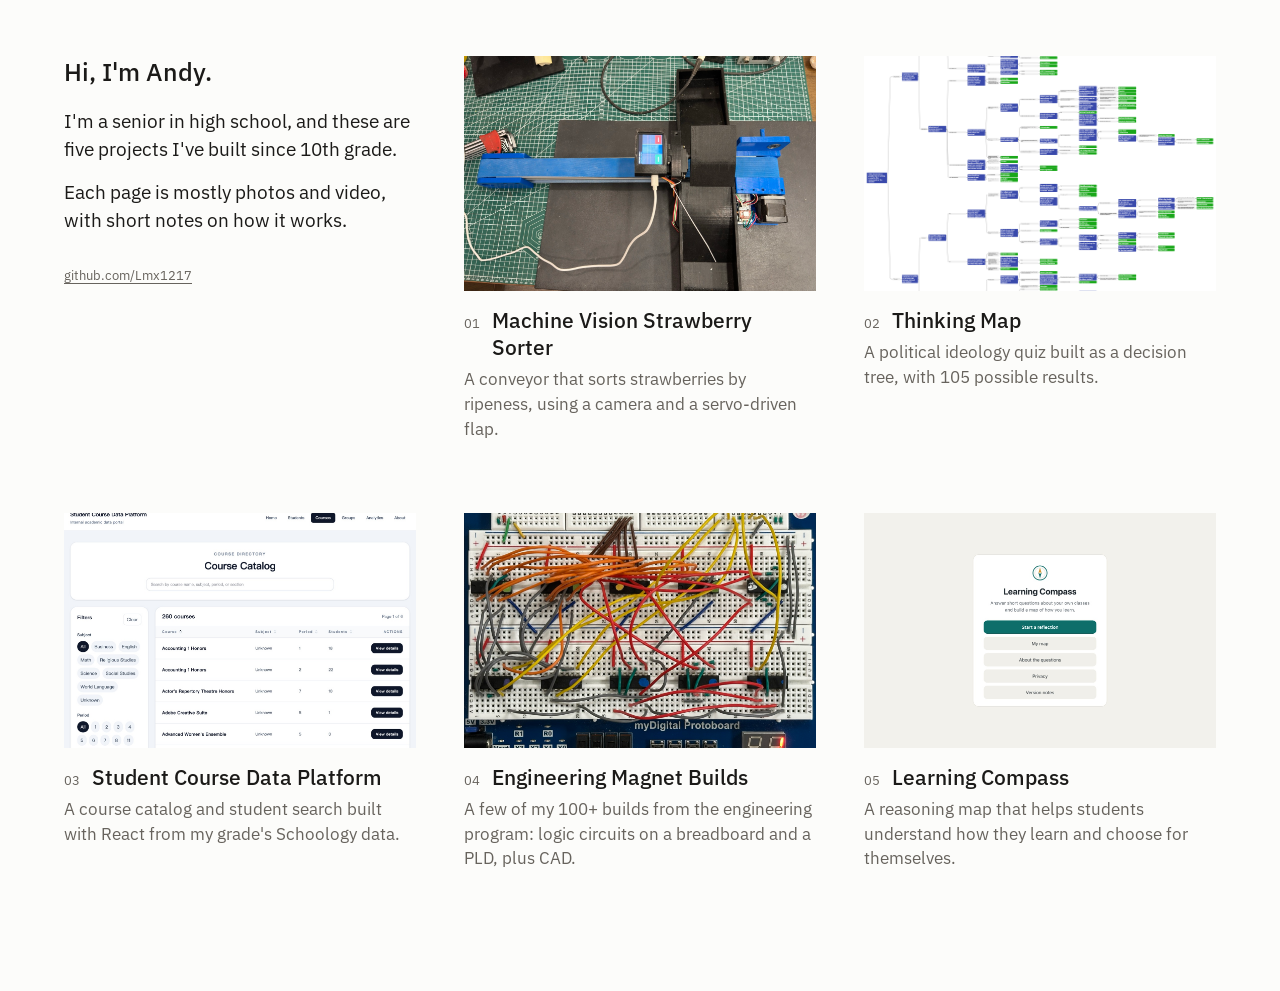
<file: index.html>
<!doctype html>
<html lang="en">
<head>
  <meta charset="utf-8">
  <meta name="viewport" content="width=device-width, initial-scale=1">
  <title>Andy</title>
  <meta name="description" content="Five projects by Andy, a high school senior.">
  <link rel="preconnect" href="https://fonts.googleapis.com">
  <link rel="preconnect" href="https://fonts.gstatic.com" crossorigin>
  <link rel="stylesheet" href="https://fonts.googleapis.com/css2?family=IBM+Plex+Sans:wght@400;500&display=swap">
  <link rel="stylesheet" href="style.css">
</head>
<body>
  <main class="index">
    <section class="intro">
      <p class="hello">Hi, I'm Andy.</p>
      <p>I'm a senior in high school, and these are five projects I've built since 10th grade.</p>
      <p>Each page is mostly photos and video, with short notes on how it works.</p>
      <p class="contact"><a href="https://github.com/Lmx1217">github.com/Lmx1217</a></p>
    </section>

    <a class="project" href="strawberry-sorter.html">
      <div class="thumb"><img src="images/strawberry/machine.jpg" width="1400" height="1050" alt="The strawberry sorter on a workbench, seen from above"></div>
      <p class="title"><span class="num">01</span><span class="name">Machine Vision Strawberry Sorter</span></p>
      <p class="desc">A conveyor that sorts strawberries by ripeness, using a camera and a servo-driven flap.</p>
    </a>

    <a class="project" href="thinking-map.html">
      <div class="thumb"><img src="images/thinking-map/decision-tree.png" width="1600" height="1868" alt="The quiz's decision tree mapped in XMind"></div>
      <p class="title"><span class="num">02</span><span class="name">Thinking Map</span></p>
      <p class="desc">A political ideology quiz built as a decision tree, with 105 possible results.</p>
    </a>

    <a class="project" href="course-data-platform.html">
      <div class="thumb"><img src="images/course-platform/course-catalog.jpg" width="1400" height="1000" alt="The course catalog page of the Student Course Data Platform"></div>
      <p class="title"><span class="num">03</span><span class="name">Student Course Data Platform</span></p>
      <p class="desc">A course catalog and student search built with React from my grade's Schoology data.</p>
    </a>

    <a class="project" href="engineering-magnet.html">
      <div class="thumb"><img src="images/engineering-magnet/breadboard-top.jpg" width="1400" height="1089" alt="A breadboard circuit with ten logic chips and a seven-segment display"></div>
      <p class="title"><span class="num">04</span><span class="name">Engineering Magnet Builds</span></p>
      <p class="desc">A few of my 100+ builds from the engineering program: logic circuits on a breadboard and a PLD, plus CAD.</p>
    </a>

    <a class="project" href="learning-compass.html">
      <div class="thumb"><img src="images/learning-compass/start-page-wide.jpg" width="1400" height="933" alt="Mockup of the Learning Compass start page"></div>
      <p class="title"><span class="num">05</span><span class="name">Learning Compass</span></p>
      <p class="desc">A reasoning map that helps students understand how they learn and choose for themselves.</p>
    </a>
  </main>
</body>
</html>
</file>
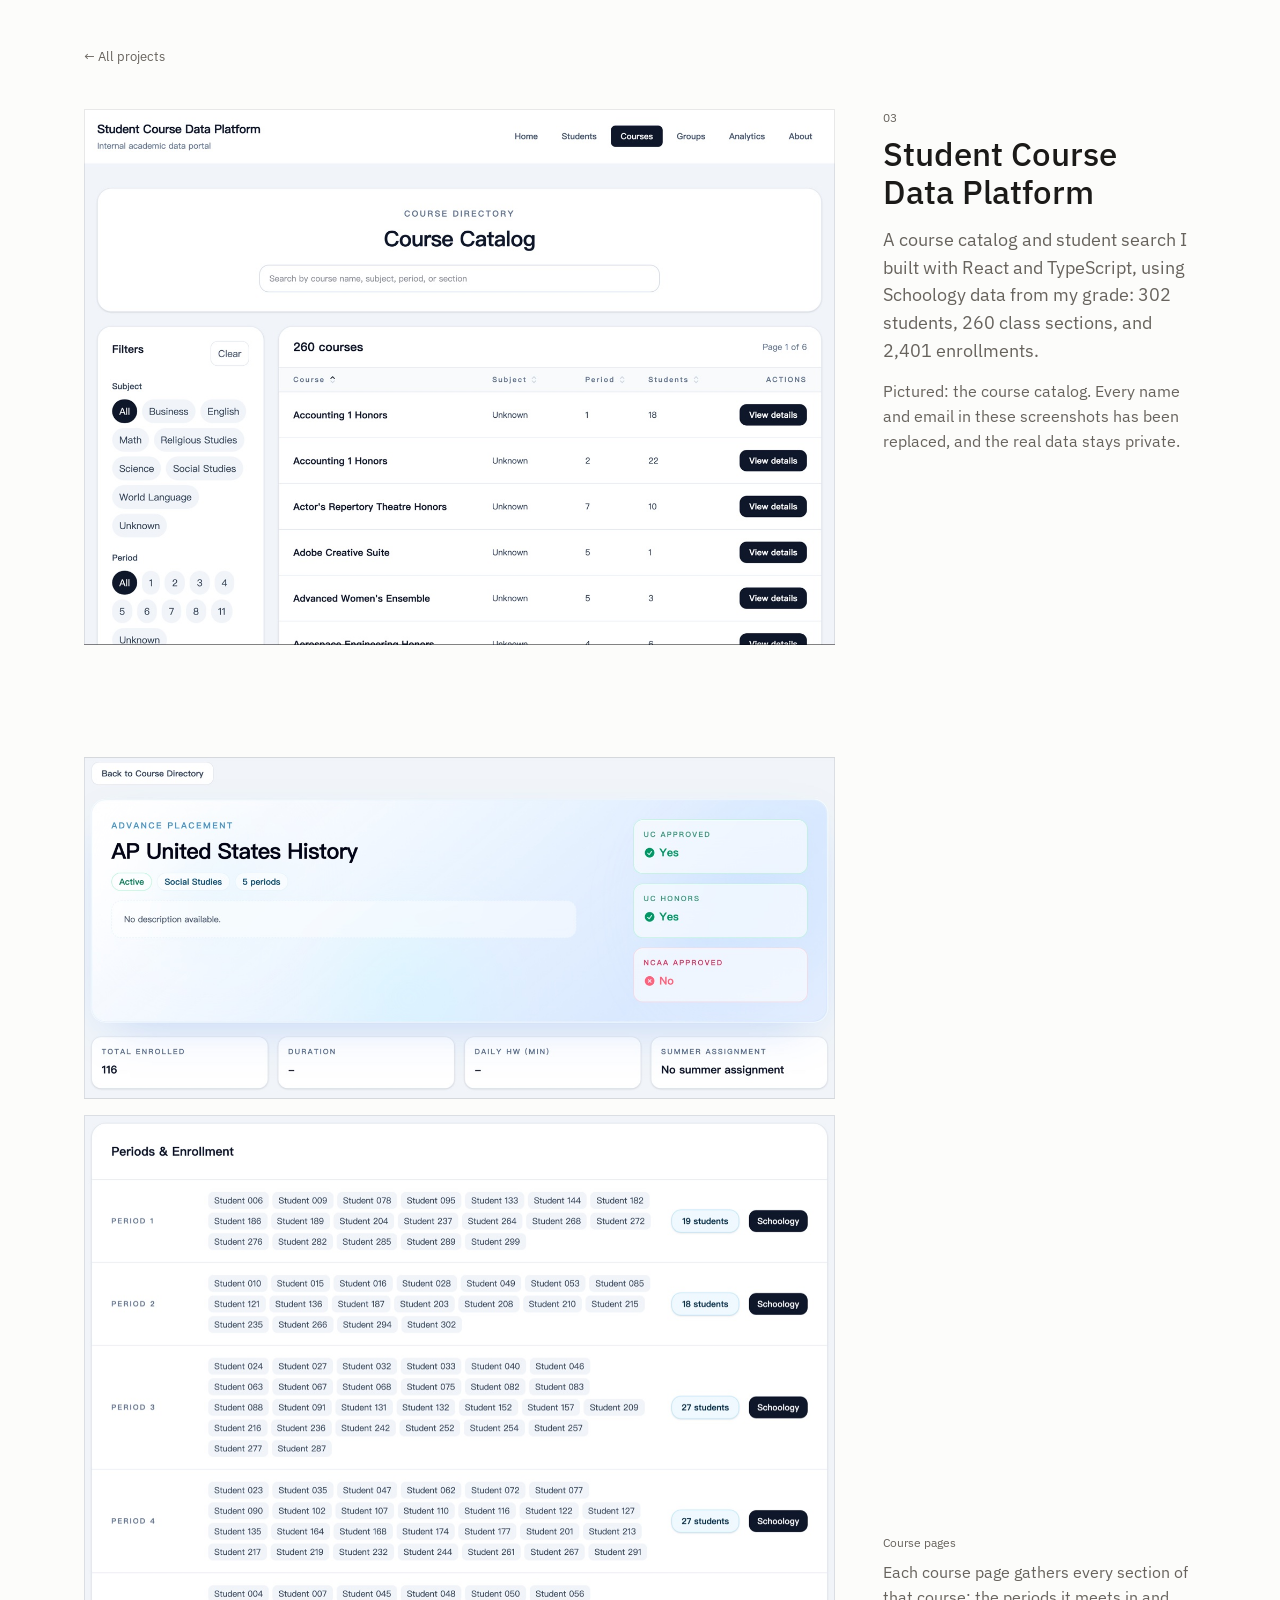
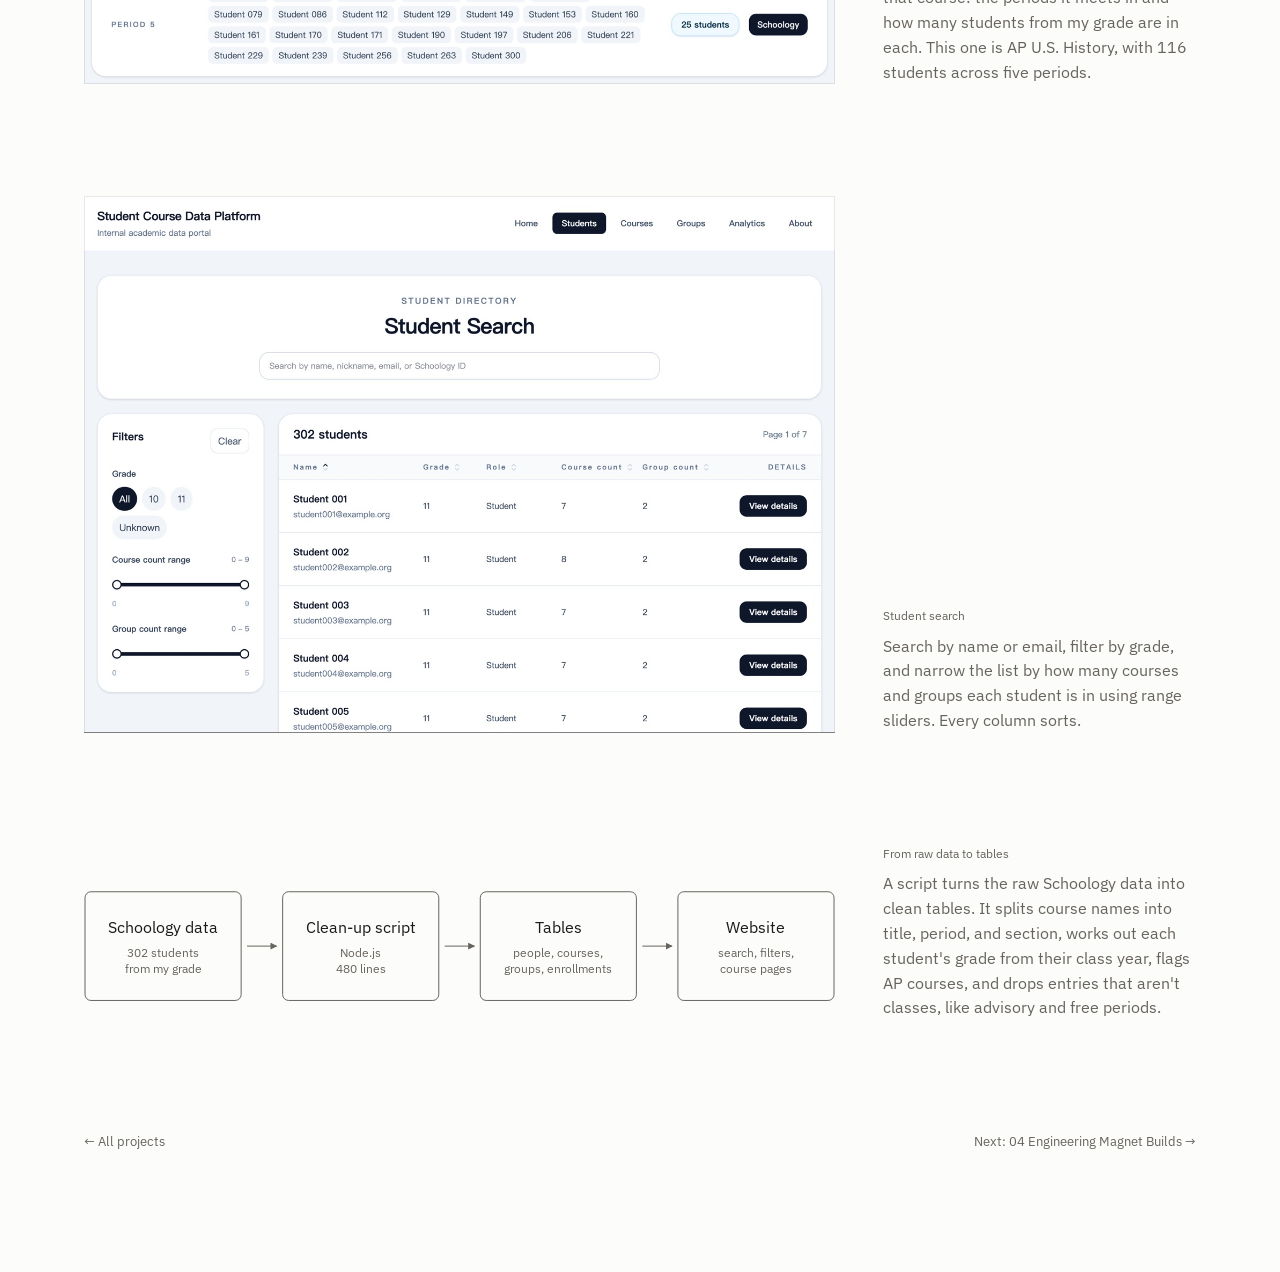
<file: course-data-platform.html>
<!doctype html>
<html lang="en">
<head>
  <meta charset="utf-8">
  <meta name="viewport" content="width=device-width, initial-scale=1">
  <title>Student Course Data Platform · Andy</title>
  <meta name="description" content="A course catalog and student search built with React and TypeScript from my grade's Schoology data.">
  <link rel="preconnect" href="https://fonts.googleapis.com">
  <link rel="preconnect" href="https://fonts.gstatic.com" crossorigin>
  <link rel="stylesheet" href="https://fonts.googleapis.com/css2?family=IBM+Plex+Sans:wght@400;500&display=swap">
  <link rel="stylesheet" href="style.css">
</head>
<body>
  <main class="page">
    <a class="back" href="index.html">← All projects</a>

    <div class="row first">
      <header class="label">
        <span class="tag">03</span>
        <h1>Student Course Data Platform</h1>
        <p class="summary">A course catalog and student search I built with React and TypeScript, using Schoology data from my grade: 302 students, 260 class sections, and 2,401 enrollments.</p>
        <p>Pictured: the course catalog. Every name and email in these screenshots has been replaced, and the real data stays private.</p>
      </header>
      <div class="media">
        <img class="screen" src="images/course-platform/course-catalog.jpg" width="1400" height="1000" alt="The Course Catalog page: a search box, subject and period filters, and a sortable table of 260 courses with period and student counts.">
      </div>
    </div>

    <figure class="row">
      <div class="media stack">
        <img class="screen" src="images/course-platform/course-page-top.jpg" width="1400" height="638" alt="The course page for AP United States History: AP label, social studies, five periods, UC approval badges, and 116 students enrolled.">
        <img class="screen" src="images/course-platform/course-page-periods.jpg" width="1400" height="1061" alt="Periods and enrollment for the same course: five periods with 19, 18, 27, 27, and 25 students, each student shown as a placeholder name.">
      </div>
      <figcaption class="label">
        <span class="tag">Course pages</span>
        Each course page gathers every section of that course: the periods it meets in and how many students from my grade are in each. This one is AP U.S. History, with 116 students across five periods.
      </figcaption>
    </figure>

    <figure class="row">
      <div class="media"><img class="screen" src="images/course-platform/student-search.jpg" width="1400" height="1000" alt="The Student Search page with placeholder names: grade filter, range sliders for course and group counts, and a sortable table."></div>
      <figcaption class="label">
        <span class="tag">Student search</span>
        Search by name or email, filter by grade, and narrow the list by how many courses and groups each student is in using range sliders. Every column sorts.
      </figcaption>
    </figure>

    <figure class="row">
      <div class="media diagram">
        <svg viewBox="0 0 760 150" role="img" aria-labelledby="pipe-title pipe-desc">
          <title id="pipe-title">From raw data to the website</title>
          <desc id="pipe-desc">Schoology data for 302 students goes through a 480-line Node.js clean-up script, which produces tables of people, courses, groups, and enrollments that the website reads.</desc>
          <defs>
            <marker id="pipe-arrow" viewBox="0 0 10 10" refX="9" refY="5" markerWidth="7" markerHeight="7" orient="auto">
              <path class="dg-head" d="M0 0 L10 5 L0 10 z"/>
            </marker>
          </defs>
          <rect class="dg-box" x="1" y="20" width="158" height="110" rx="6"/>
          <text class="dg-text" x="80" y="62" text-anchor="middle">Schoology data</text>
          <text class="dg-small" x="80" y="86" text-anchor="middle">302 students</text>
          <text class="dg-small" x="80" y="102" text-anchor="middle">from my grade</text>
          <path class="dg-line" d="M165 75 L195 75" marker-end="url(#pipe-arrow)"/>
          <rect class="dg-box" x="201" y="20" width="158" height="110" rx="6"/>
          <text class="dg-text" x="280" y="62" text-anchor="middle">Clean-up script</text>
          <text class="dg-small" x="280" y="86" text-anchor="middle">Node.js</text>
          <text class="dg-small" x="280" y="102" text-anchor="middle">480 lines</text>
          <path class="dg-line" d="M365 75 L395 75" marker-end="url(#pipe-arrow)"/>
          <rect class="dg-box" x="401" y="20" width="158" height="110" rx="6"/>
          <text class="dg-text" x="480" y="62" text-anchor="middle">Tables</text>
          <text class="dg-small" x="480" y="86" text-anchor="middle">people, courses,</text>
          <text class="dg-small" x="480" y="102" text-anchor="middle">groups, enrollments</text>
          <path class="dg-line" d="M565 75 L595 75" marker-end="url(#pipe-arrow)"/>
          <rect class="dg-box" x="601" y="20" width="158" height="110" rx="6"/>
          <text class="dg-text" x="680" y="62" text-anchor="middle">Website</text>
          <text class="dg-small" x="680" y="86" text-anchor="middle">search, filters,</text>
          <text class="dg-small" x="680" y="102" text-anchor="middle">course pages</text>
        </svg>
      </div>
      <figcaption class="label">
        <span class="tag">From raw data to tables</span>
        A script turns the raw Schoology data into clean tables. It splits course names into title, period, and section, works out each student's grade from their class year, flags AP courses, and drops entries that aren't classes, like advisory and free periods.
      </figcaption>
    </figure>

    <nav class="pager" aria-label="Projects">
      <a href="index.html">← All projects</a>
      <a href="engineering-magnet.html">Next: 04 Engineering Magnet Builds →</a>
    </nav>
  </main>
</body>
</html>
</file>
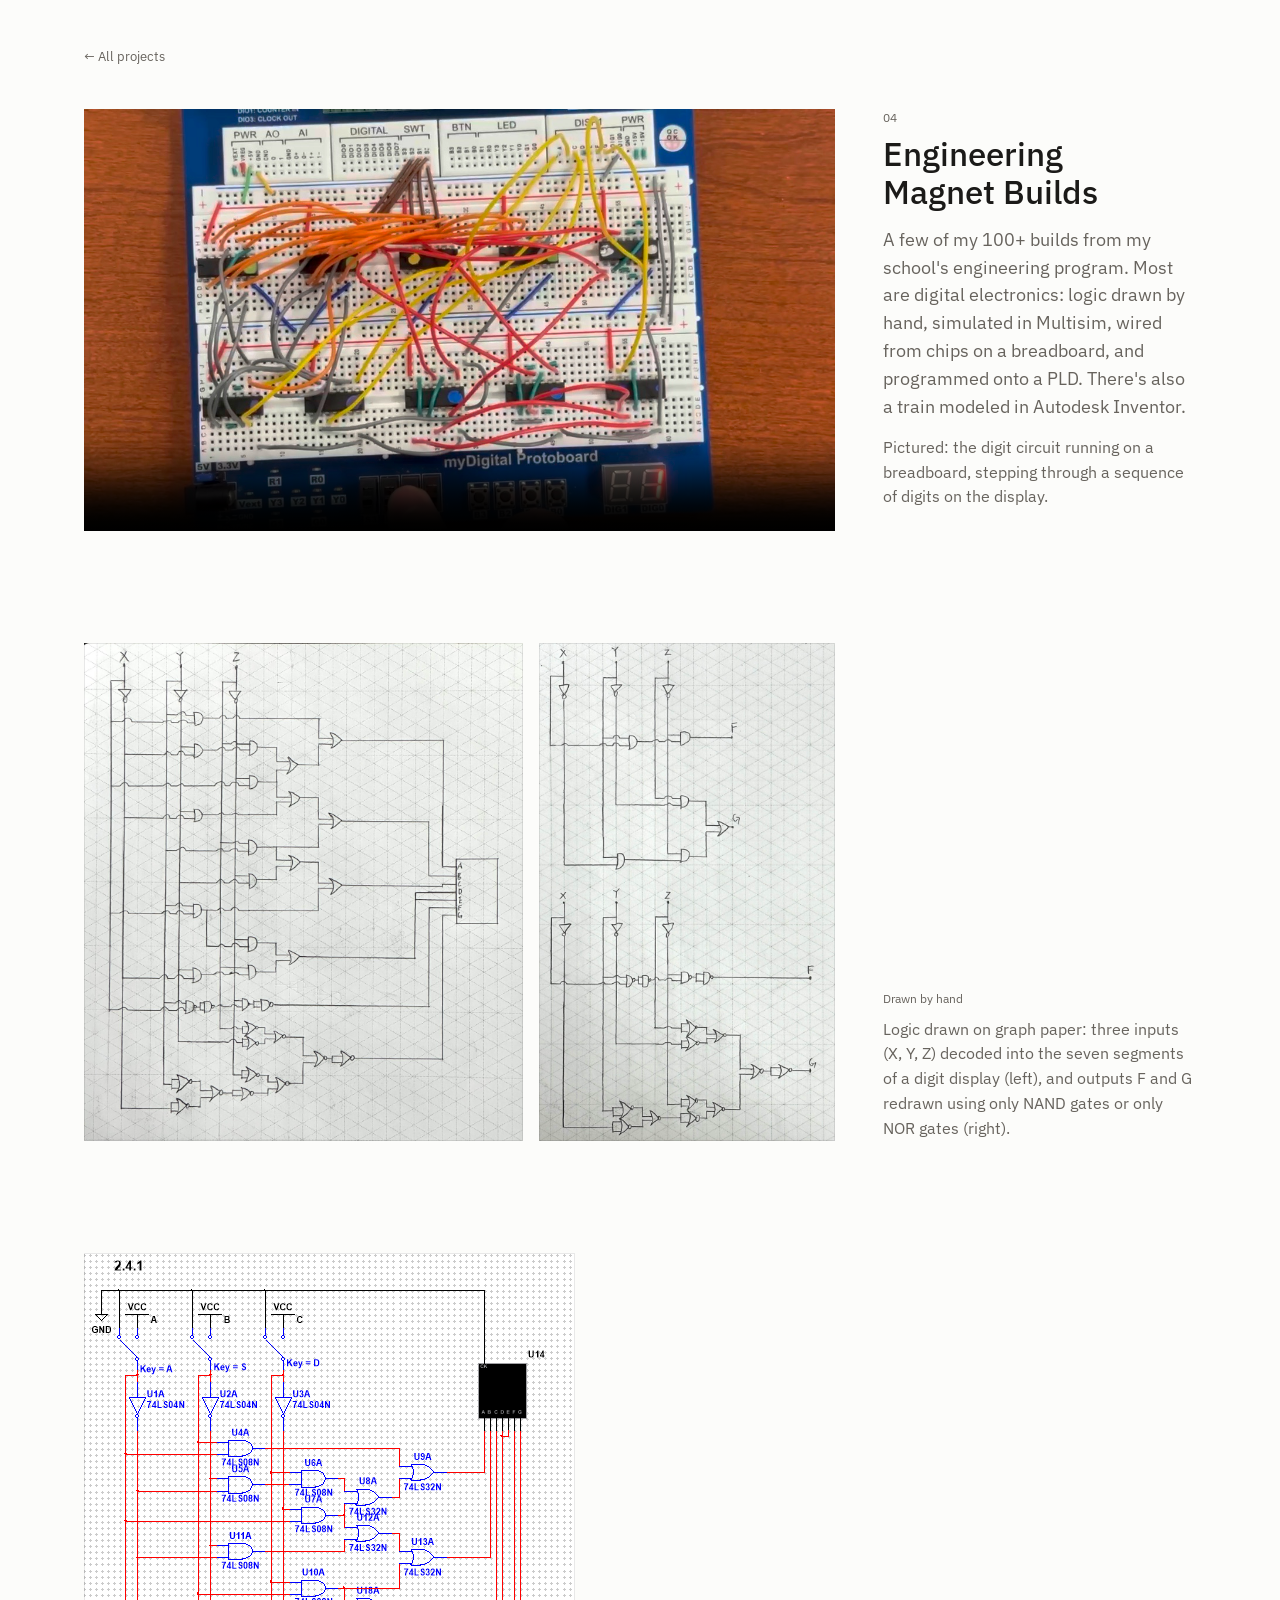
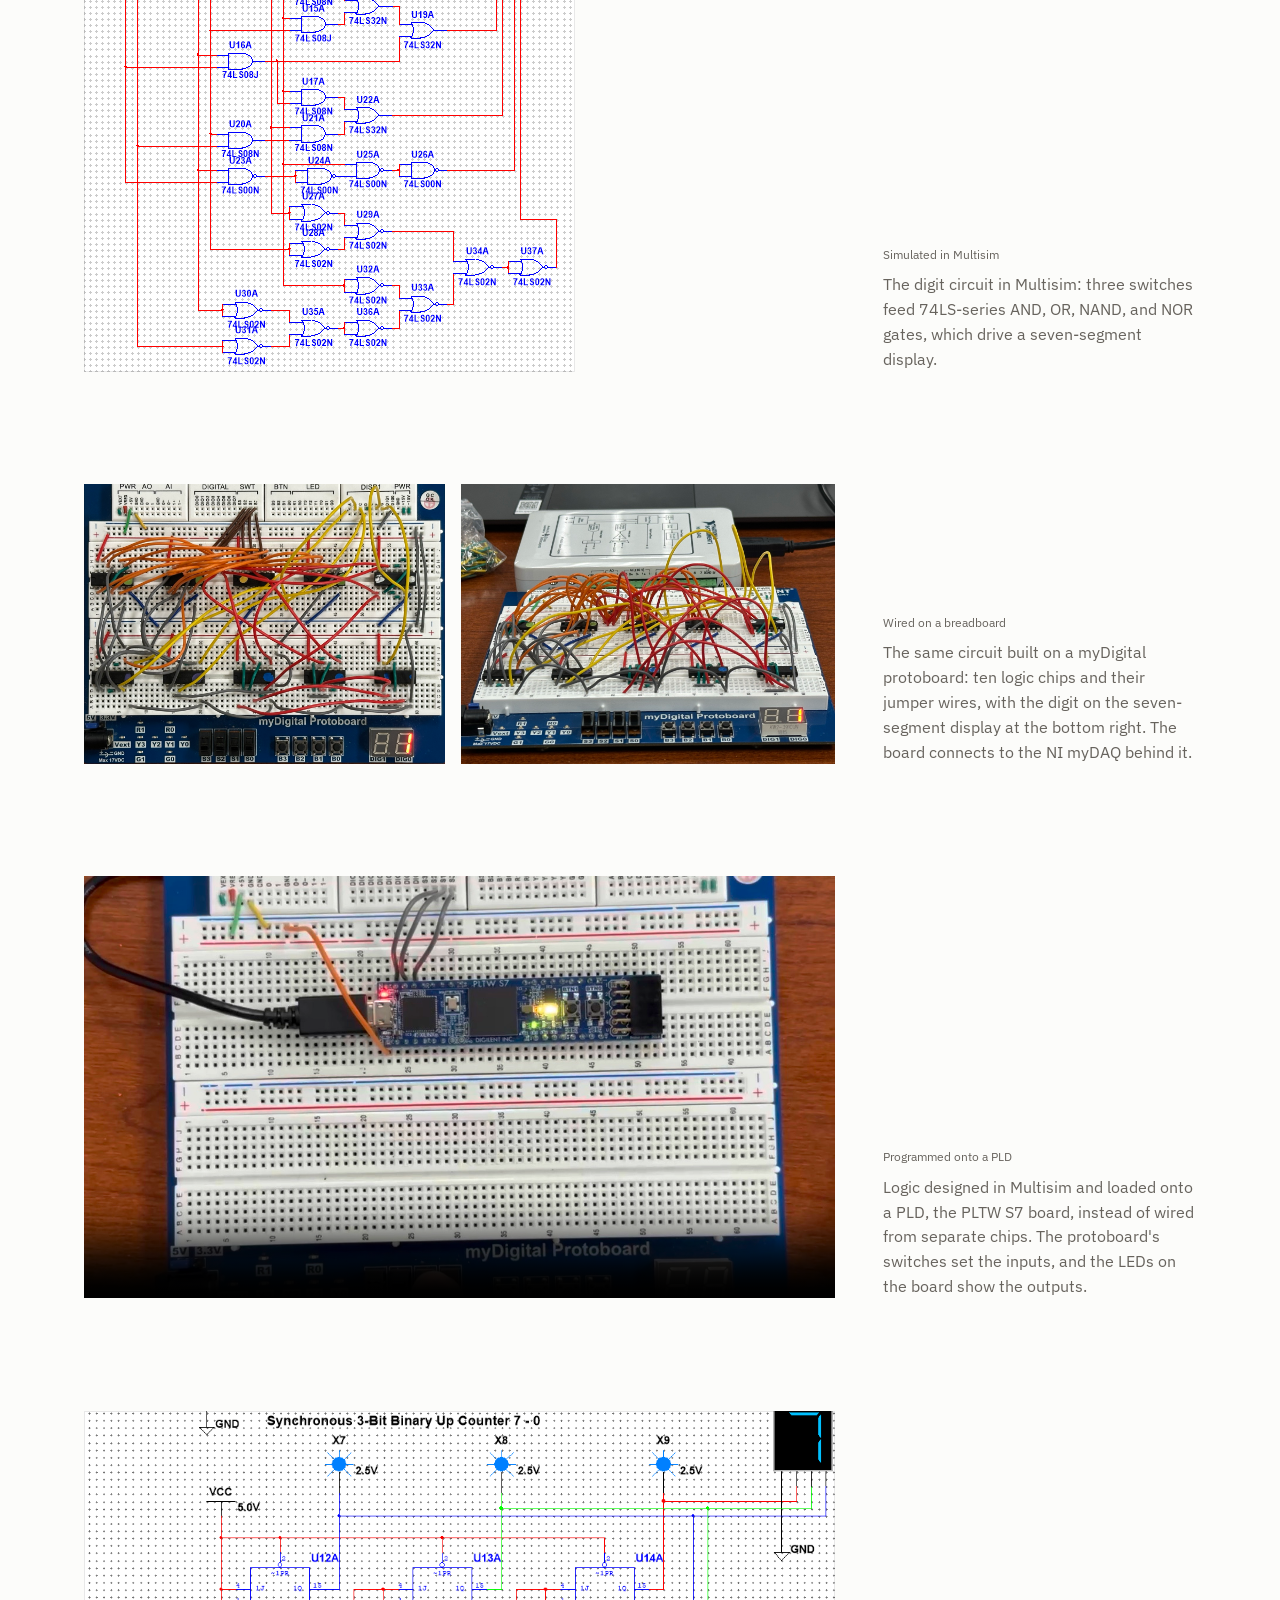
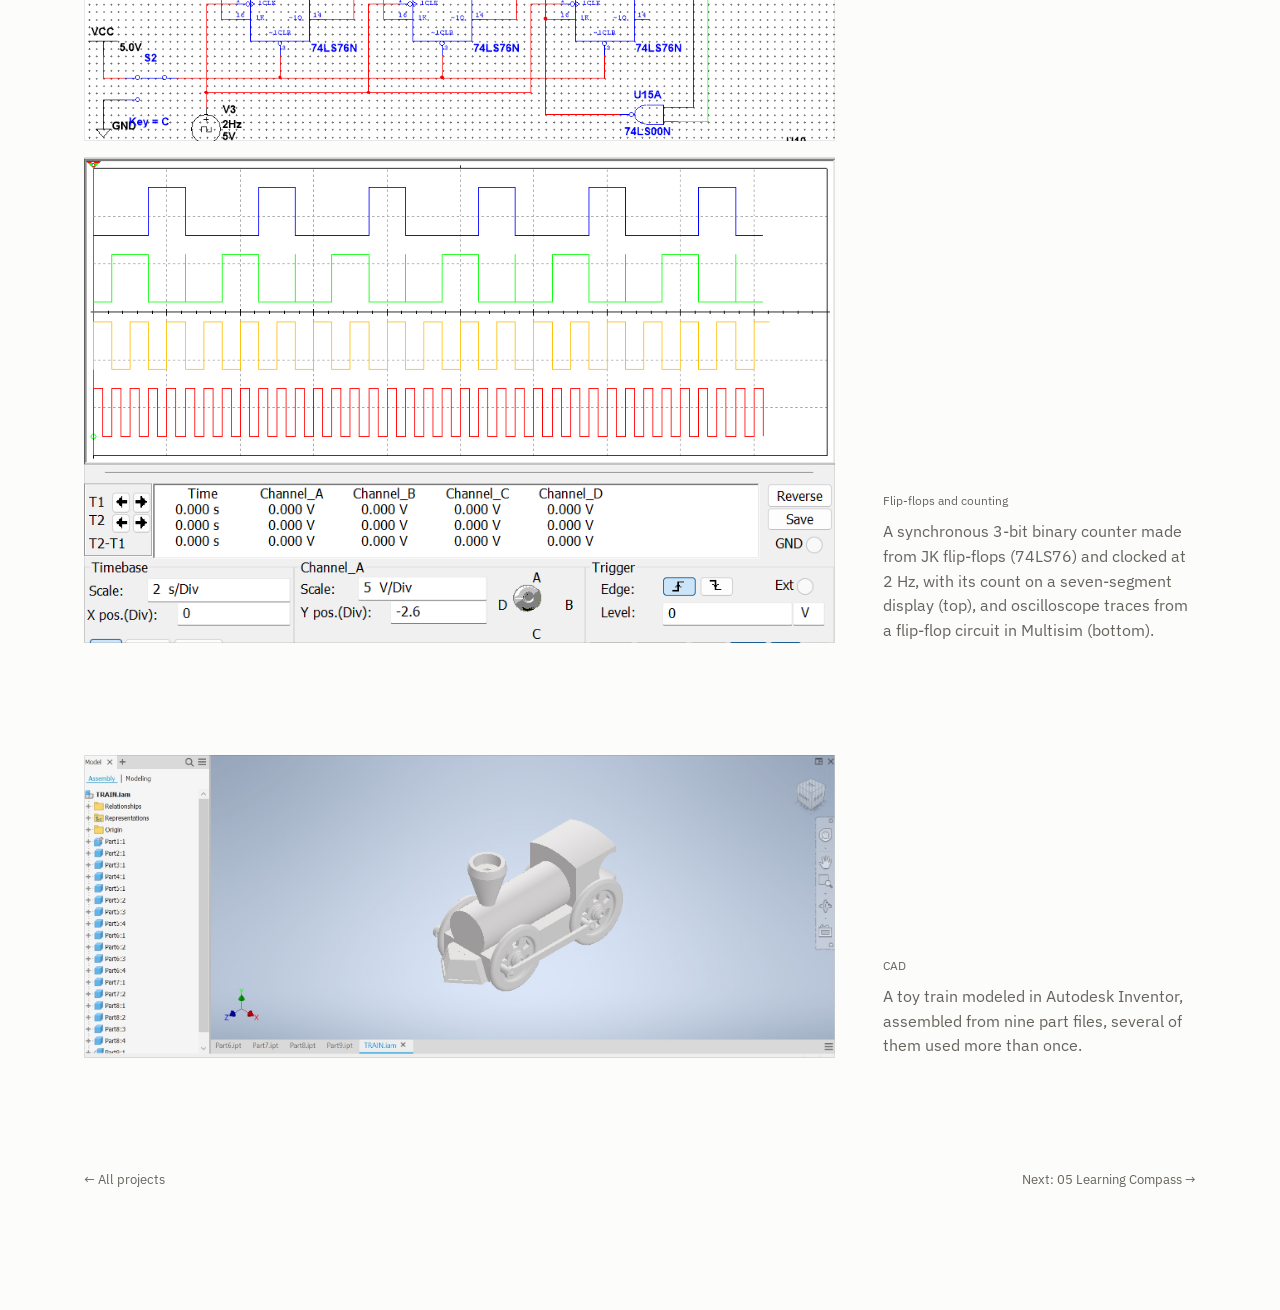
<file: engineering-magnet.html>
<!doctype html>
<html lang="en">
<head>
  <meta charset="utf-8">
  <meta name="viewport" content="width=device-width, initial-scale=1">
  <title>Engineering Magnet Builds · Andy</title>
  <meta name="description" content="Builds from my school's engineering program: digital logic drawn by hand, simulated, wired on a breadboard, and programmed onto a PLD, plus CAD.">
  <link rel="preconnect" href="https://fonts.googleapis.com">
  <link rel="preconnect" href="https://fonts.gstatic.com" crossorigin>
  <link rel="stylesheet" href="https://fonts.googleapis.com/css2?family=IBM+Plex+Sans:wght@400;500&display=swap">
  <link rel="stylesheet" href="style.css">
</head>
<body>
  <main class="page">
    <a class="back" href="index.html">← All projects</a>

    <div class="row first">
      <header class="label">
        <span class="tag">04</span>
        <h1>Engineering Magnet Builds</h1>
        <p class="summary">A few of my 100+ builds from my school's engineering program. Most are digital electronics: logic drawn by hand, simulated in Multisim, wired from chips on a breadboard, and programmed onto a PLD. There's also a train modeled in Autodesk Inventor.</p>
        <p>Pictured: the digit circuit running on a breadboard, stepping through a sequence of digits on the display.</p>
      </header>
      <div class="media">
        <video src="videos/breadboard-demo.mp4" poster="images/engineering-magnet/breadboard-demo-poster.jpg" width="1280" height="720" autoplay muted loop playsinline controls preload="auto" aria-label="The breadboard circuit running: a switch is flipped and the seven-segment display shows a sequence of digits."></video>
      </div>
    </div>

    <figure class="row">
      <div class="media grid-2" style="grid-template-columns: 1235fr 833fr;">
        <img class="screen" src="images/engineering-magnet/sketch-full.jpg" width="1235" height="1400" alt="Hand-drawn logic diagram on graph paper: inputs X, Y, and Z pass through inverters and AND and OR gates into a seven-segment display labeled A to G.">
        <img class="screen" src="images/engineering-magnet/sketch-f-g.jpg" width="833" height="1400" alt="Hand-drawn diagrams of outputs F and G, first with AND and OR gates, then rebuilt from NAND gates and NOR gates.">
      </div>
      <figcaption class="label">
        <span class="tag">Drawn by hand</span>
        Logic drawn on graph paper: three inputs (X, Y, Z) decoded into the seven segments of a digit display (left), and outputs F and G redrawn using only NAND gates or only NOR gates (right).
      </figcaption>
    </figure>

    <figure class="row">
      <div class="media"><img class="screen" src="images/engineering-magnet/multisim-digit-circuit.png" width="491" height="719" alt="Multisim schematic: three switches feed 74LS04, 74LS08, 74LS32, 74LS00, and 74LS02 gates that drive a seven-segment display."></div>
      <figcaption class="label">
        <span class="tag">Simulated in Multisim</span>
        The digit circuit in Multisim: three switches feed 74LS-series AND, OR, NAND, and NOR gates, which drive a seven-segment display.
      </figcaption>
    </figure>

    <figure class="row">
      <div class="media grid-2" style="grid-template-columns: 1286fr 1333fr;">
        <img src="images/engineering-magnet/breadboard-top.jpg" width="1400" height="1089" alt="Top view of the breadboard: ten logic chips connected by many jumper wires, with a seven-segment display at the bottom right.">
        <img src="images/engineering-magnet/breadboard-side.jpg" width="1400" height="1050" alt="Side view of the same breadboard, with an NI myDAQ device behind it.">
      </div>
      <figcaption class="label">
        <span class="tag">Wired on a breadboard</span>
        The same circuit built on a myDigital protoboard: ten logic chips and their jumper wires, with the digit on the seven-segment display at the bottom right. The board connects to the NI myDAQ behind it.
      </figcaption>
    </figure>

    <figure class="row">
      <div class="media">
        <video src="videos/pld-demo.mp4" poster="images/engineering-magnet/pld-demo-poster.jpg" width="1280" height="720" muted playsinline controls preload="none" aria-label="The PLTW S7 board on the protoboard: switches are flipped and the board's LEDs change."></video>
      </div>
      <figcaption class="label">
        <span class="tag">Programmed onto a PLD</span>
        Logic designed in Multisim and loaded onto a PLD, the PLTW S7 board, instead of wired from separate chips. The protoboard's switches set the inputs, and the LEDs on the board show the outputs.
      </figcaption>
    </figure>

    <figure class="row">
      <div class="media stack">
        <img class="screen" src="images/engineering-magnet/multisim-counter.png" width="1031" height="454" alt="Multisim schematic of a synchronous 3-bit binary counter: three 74LS76 JK flip-flops, a 2 Hz clock, and a seven-segment display showing 7.">
        <img class="screen" src="images/engineering-magnet/multisim-oscilloscope.png" width="905" height="585" alt="Multisim oscilloscope with four square-wave traces from a flip-flop circuit.">
      </div>
      <figcaption class="label">
        <span class="tag">Flip-flops and counting</span>
        A synchronous 3-bit binary counter made from JK flip-flops (74LS76) and clocked at 2 Hz, with its count on a seven-segment display (top), and oscilloscope traces from a flip-flop circuit in Multisim (bottom).
      </figcaption>
    </figure>

    <figure class="row">
      <div class="media"><img class="screen" src="images/engineering-magnet/inventor-train.jpg" width="1919" height="775" alt="Autodesk Inventor showing TRAIN.iam: a model browser listing parts 1 to 9 and a 3D view of a toy steam train."></div>
      <figcaption class="label">
        <span class="tag">CAD</span>
        A toy train modeled in Autodesk Inventor, assembled from nine part files, several of them used more than once.
      </figcaption>
    </figure>

    <nav class="pager" aria-label="Projects">
      <a href="index.html">← All projects</a>
      <a href="learning-compass.html">Next: 05 Learning Compass →</a>
    </nav>
  </main>

  <script>
    // Respect "reduce motion": don't autoplay the video for people who turned that on.
    if (matchMedia("(prefers-reduced-motion: reduce)").matches) {
      document.querySelectorAll("video[autoplay]").forEach((video) => {
        video.removeAttribute("autoplay");
        video.pause();
      });
    }
  </script>
</body>
</html>
</file>
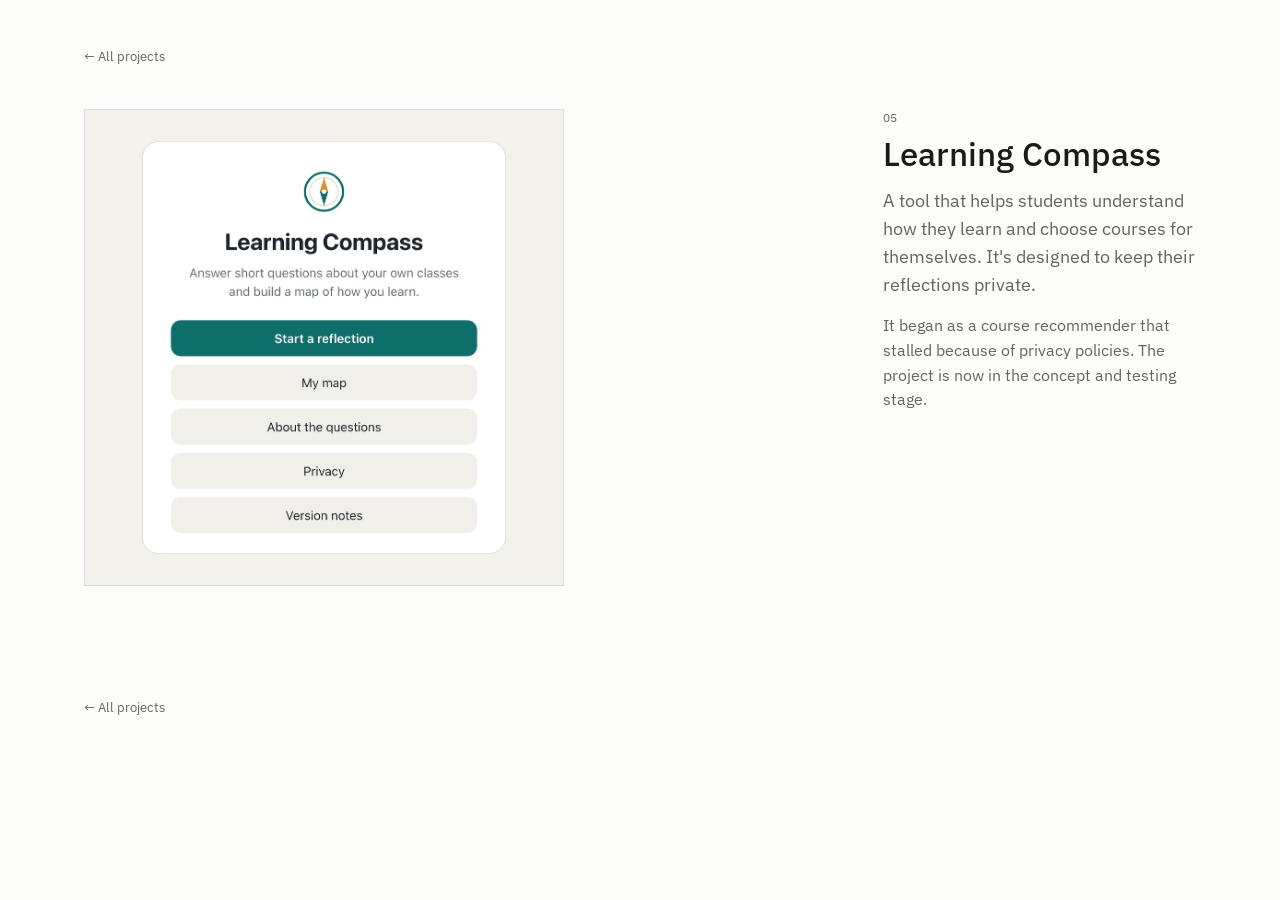
<file: learning-compass.html>
<!doctype html>
<html lang="en">
<head>
  <meta charset="utf-8">
  <meta name="viewport" content="width=device-width, initial-scale=1">
  <title>Learning Compass · Andy</title>
  <meta name="description" content="A reasoning map that helps students understand how they learn and choose courses for themselves.">
  <link rel="preconnect" href="https://fonts.googleapis.com">
  <link rel="preconnect" href="https://fonts.gstatic.com" crossorigin>
  <link rel="stylesheet" href="https://fonts.googleapis.com/css2?family=IBM+Plex+Sans:wght@400;500&display=swap">
  <link rel="stylesheet" href="style.css">
</head>
<body>
  <main class="page">
    <a class="back" href="index.html">← All projects</a>

    <div class="row first">
      <header class="label">
        <span class="tag">05</span>
        <h1>Learning Compass</h1>
        <p class="summary">A tool that helps students understand how they learn and choose courses for themselves. It's designed to keep their reflections private.</p>
        <p>It began as a course recommender that stalled because of privacy policies. The project is now in the concept and testing stage.</p>
      </header>
      <div class="media">
        <img class="screen narrow" src="images/learning-compass/start-page.jpg" width="1041" height="1036" alt="Mockup of the Learning Compass start page: a compass icon, the title, and buttons for Start a reflection, My map, About the questions, Privacy, and Version notes.">
      </div>
    </div>

    <nav class="pager" aria-label="Projects">
      <a href="index.html">← All projects</a>
    </nav>
  </main>
</body>
</html>
</file>
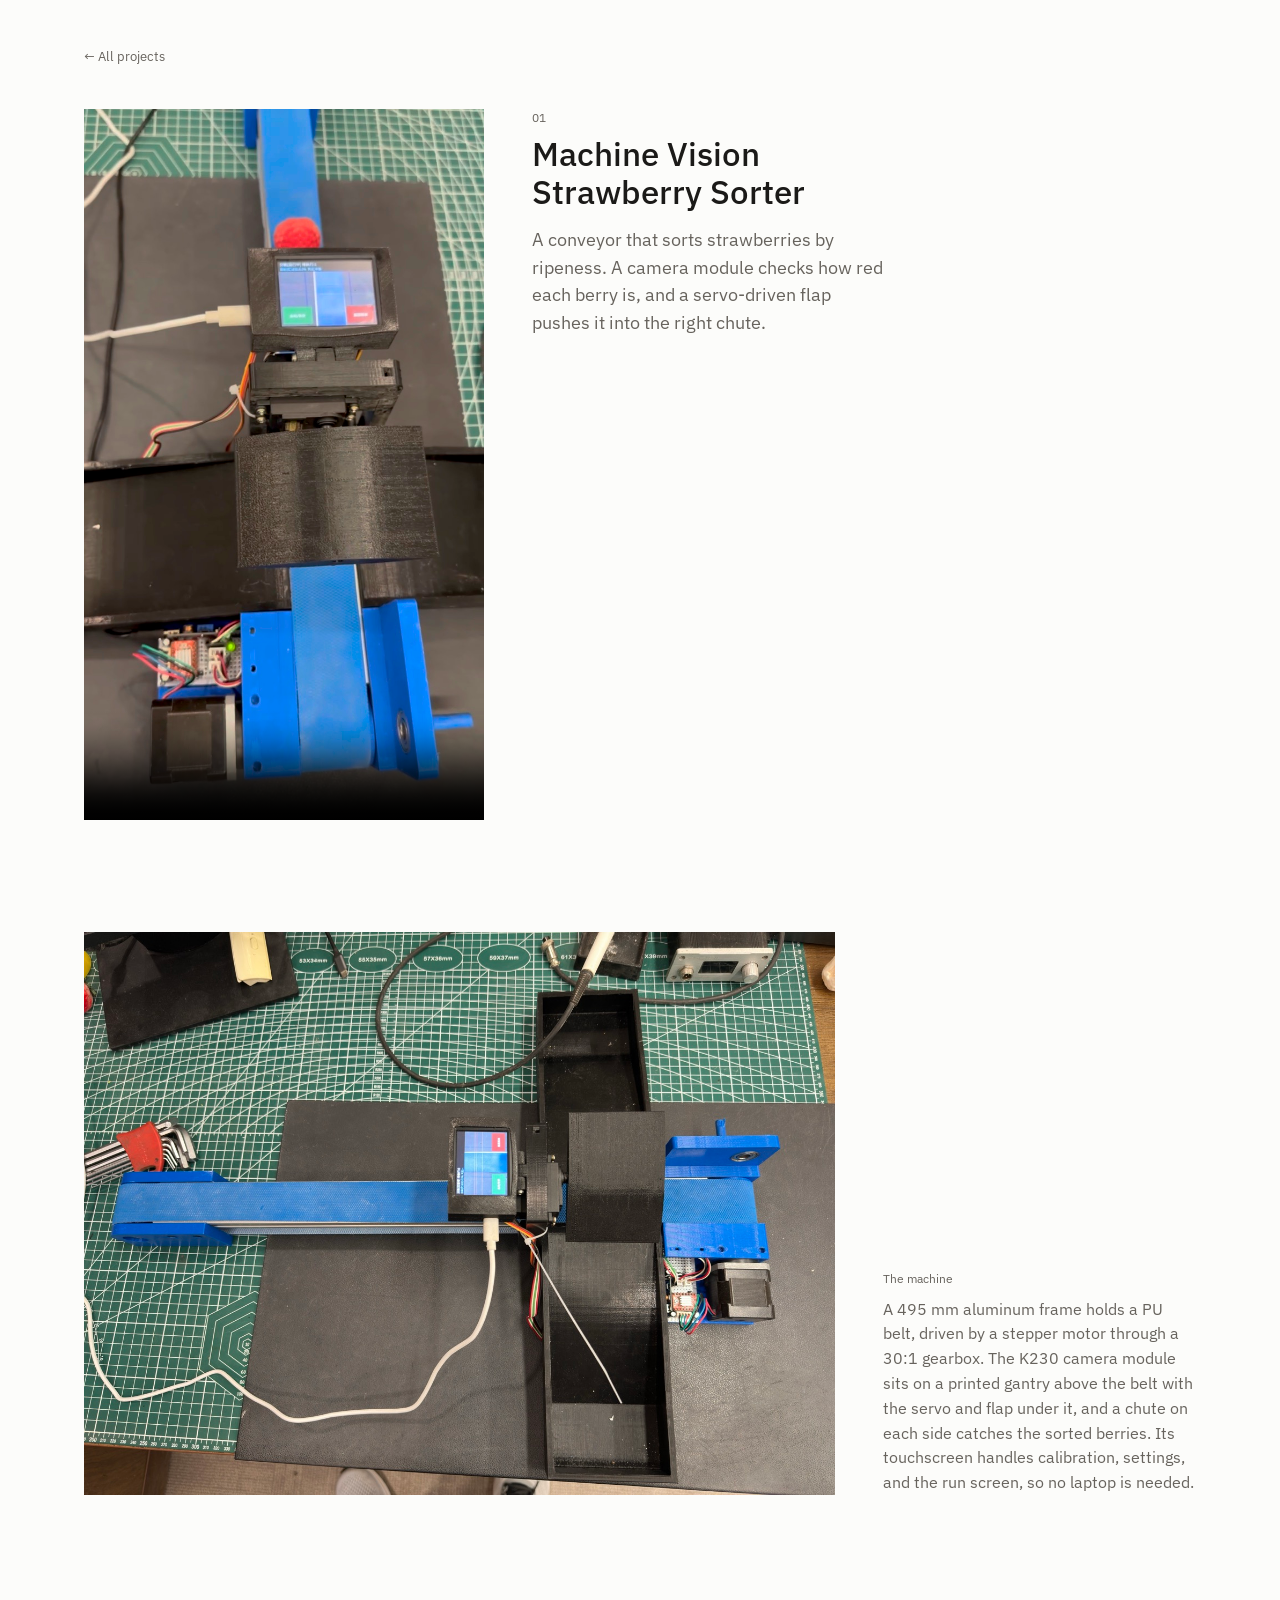
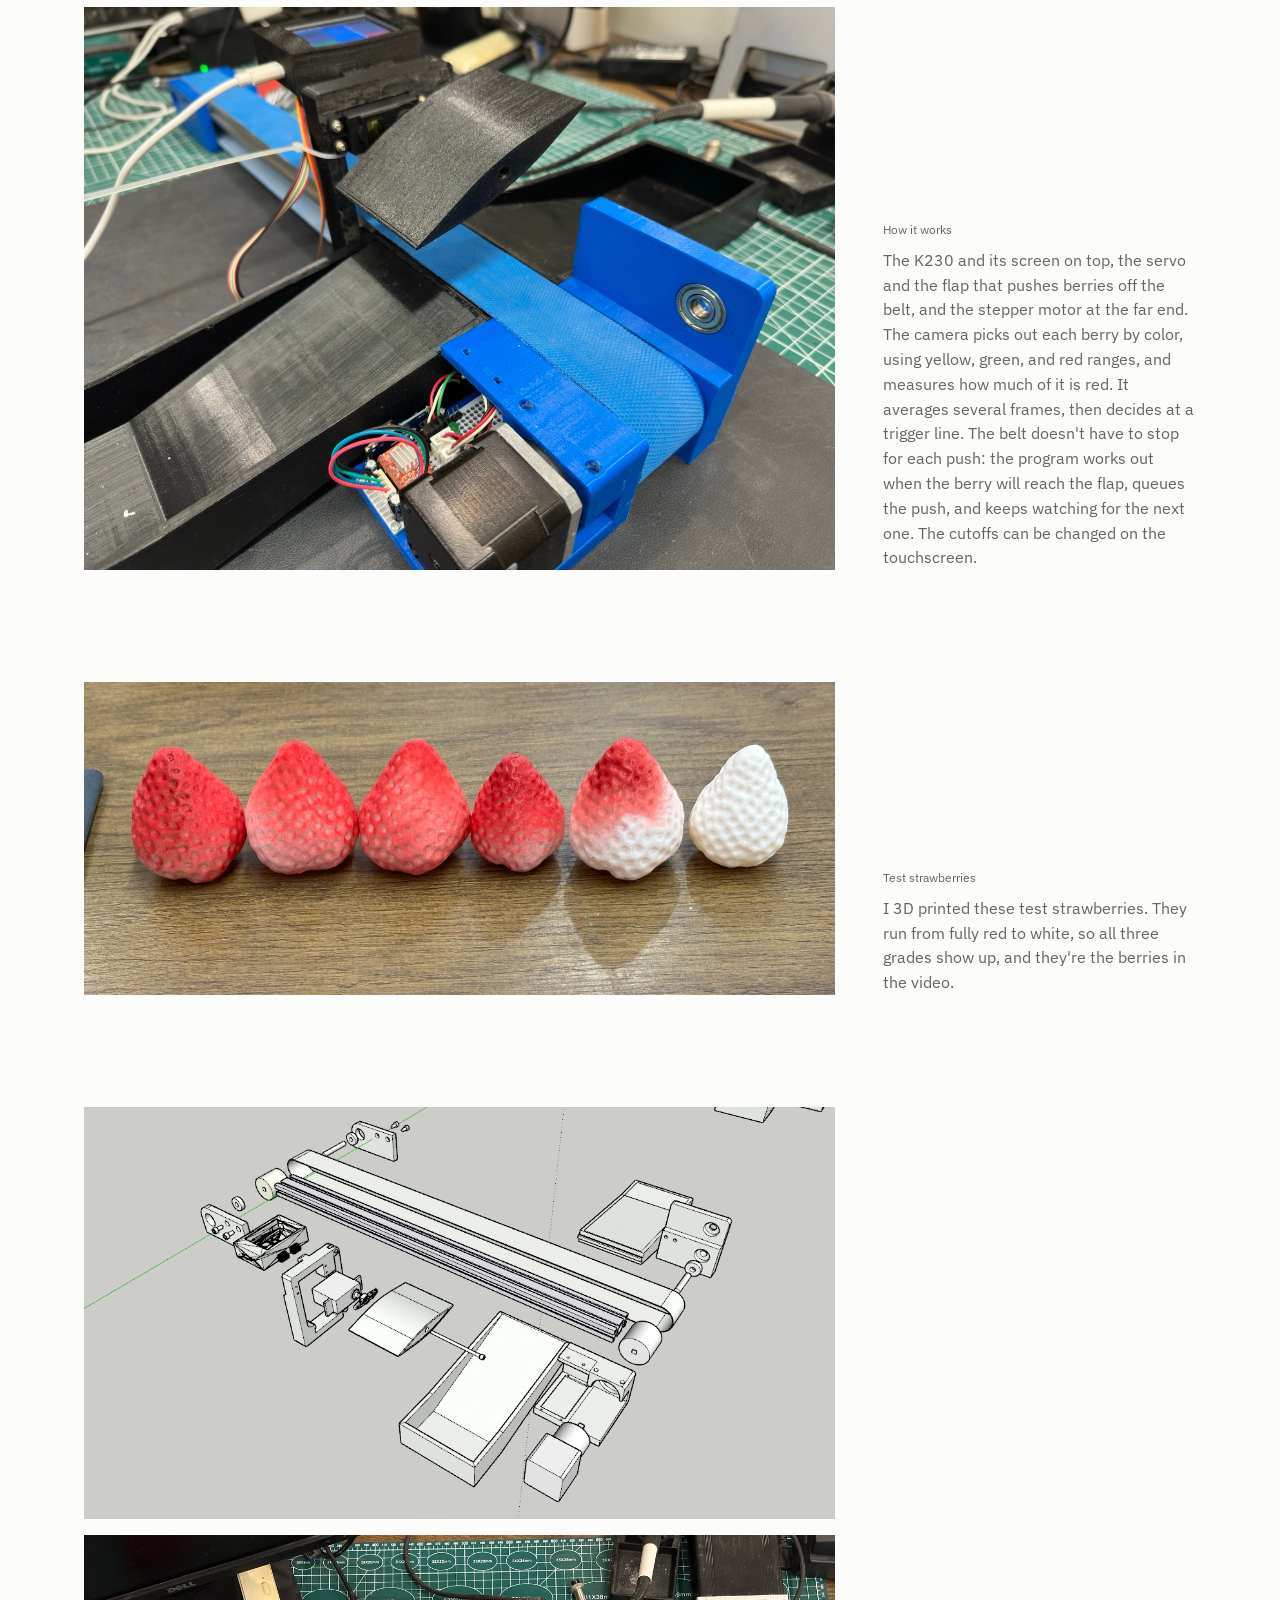
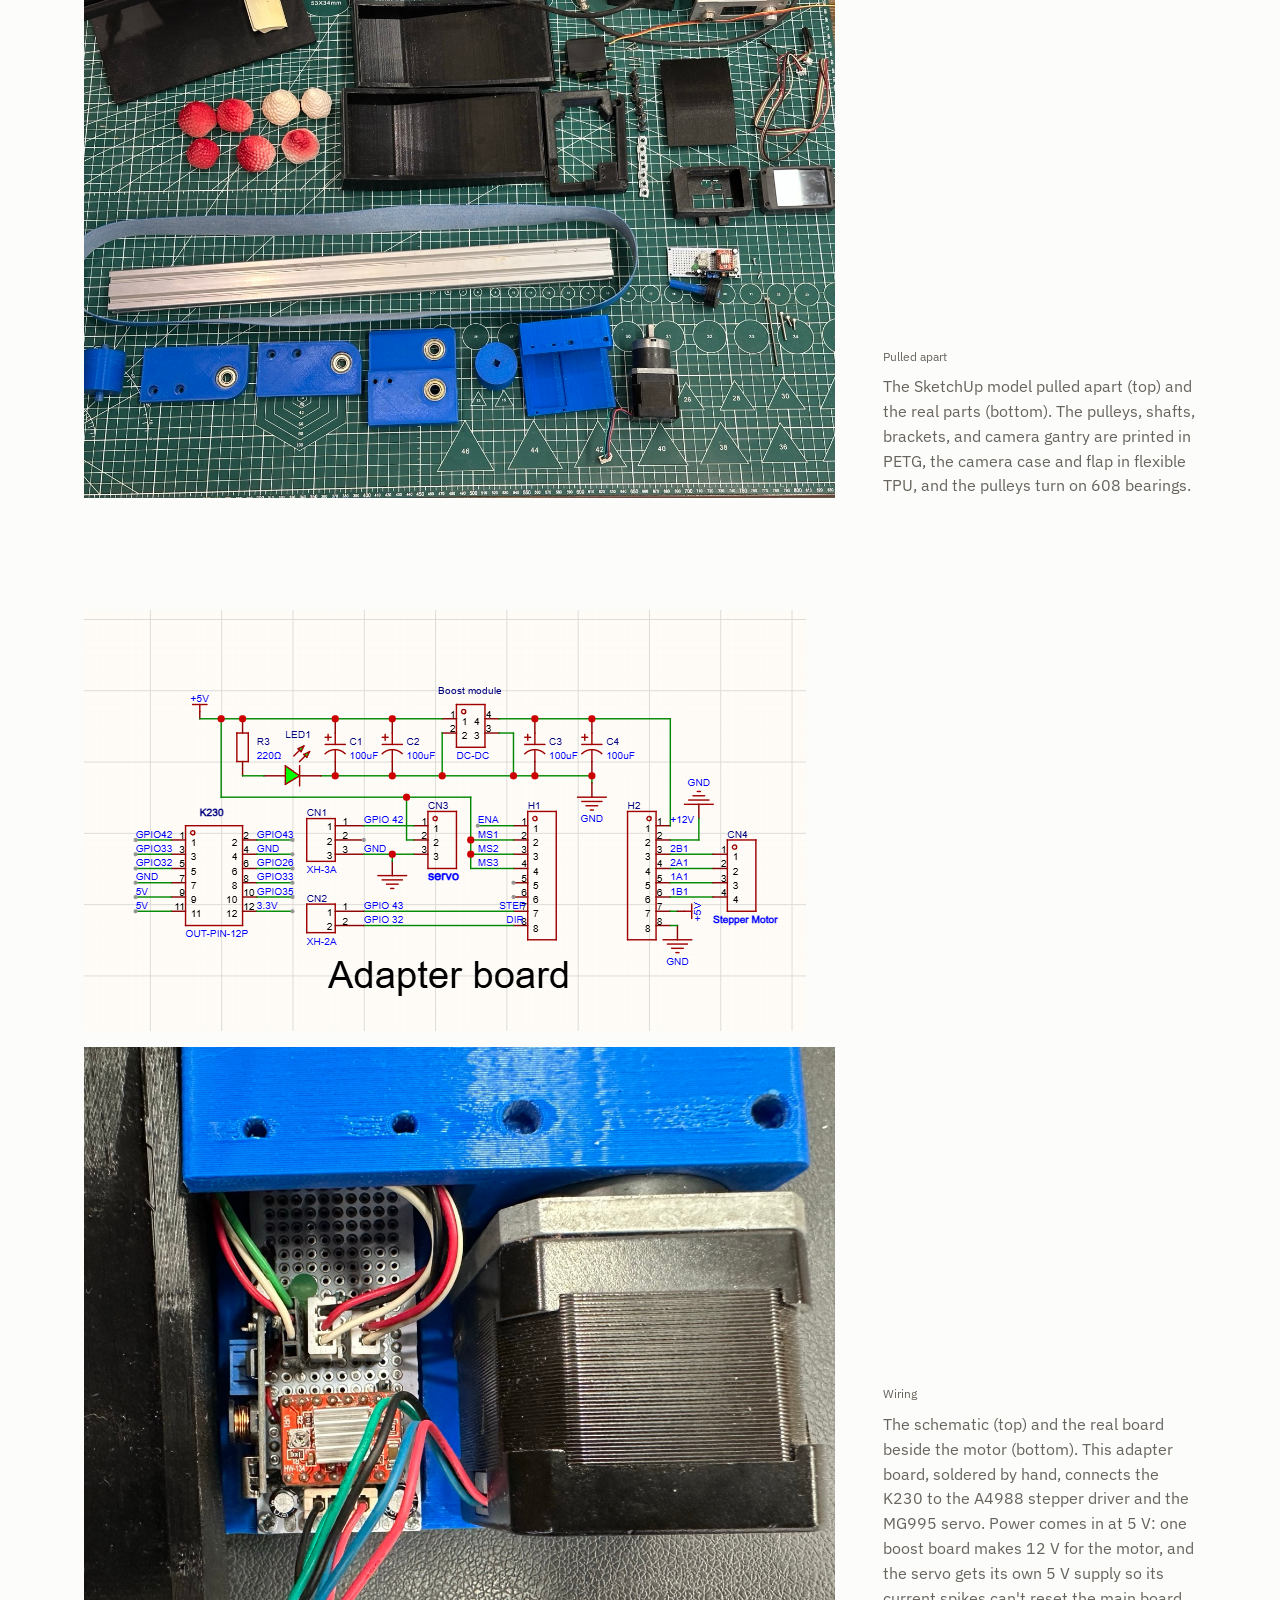
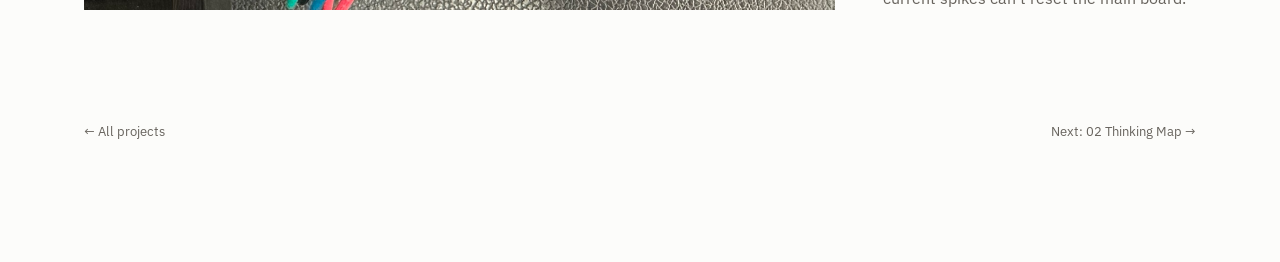
<file: strawberry-sorter.html>
<!doctype html>
<html lang="en">
<head>
  <meta charset="utf-8">
  <meta name="viewport" content="width=device-width, initial-scale=1">
  <title>Machine Vision Strawberry Sorter · Andy</title>
  <meta name="description" content="A conveyor that sorts strawberries by ripeness, using a camera and a servo-driven flap.">
  <link rel="preconnect" href="https://fonts.googleapis.com">
  <link rel="preconnect" href="https://fonts.gstatic.com" crossorigin>
  <link rel="stylesheet" href="https://fonts.googleapis.com/css2?family=IBM+Plex+Sans:wght@400;500&display=swap">
  <link rel="stylesheet" href="style.css">
</head>
<body>
  <main class="page">
    <a class="back" href="index.html">← All projects</a>

    <div class="row first tall-media">
      <header class="label">
        <span class="tag">01</span>
        <h1>Machine Vision Strawberry Sorter</h1>
        <p class="summary">A conveyor that sorts strawberries by ripeness. A camera module checks how red each berry is, and a servo-driven flap pushes it into the right chute.</p>
      </header>
      <div class="media">
        <video class="vertical" src="videos/strawberry-run.mp4" poster="images/strawberry/run-poster.jpg" width="720" height="1280" autoplay muted loop playsinline controls preload="auto" aria-label="The sorter running: test strawberries ride the belt under the camera and get pushed into chutes."></video>
      </div>
    </div>

    <figure class="row">
      <div class="media"><img src="images/strawberry/machine.jpg" width="1400" height="1050" alt="The sorter on a workbench, seen from above: blue belt, camera module with touchscreen, servo flap, two black chutes, and the stepper motor."></div>
      <figcaption class="label">
        <span class="tag">The machine</span>
        A 495 mm aluminum frame holds a PU belt, driven by a stepper motor through a 30:1 gearbox. The K230 camera module sits on a printed gantry above the belt with the servo and flap under it, and a chute on each side catches the sorted berries. Its touchscreen handles calibration, settings, and the run screen, so no laptop is needed.
      </figcaption>
    </figure>

    <figure class="row">
      <div class="media"><img src="images/strawberry/machine-closeup.jpg" width="1400" height="1050" alt="Close-up of the sorting end: the K230 module with its screen, the servo and black flap over the belt, and the stepper motor with the driver board beside it."></div>
      <figcaption class="label">
        <span class="tag">How it works</span>
        The K230 and its screen on top, the servo and the flap that pushes berries off the belt, and the stepper motor at the far end. The camera picks out each berry by color, using yellow, green, and red ranges, and measures how much of it is red. It averages several frames, then decides at a trigger line. The belt doesn't have to stop for each push: the program works out when the berry will reach the flap, queues the push, and keeps watching for the next one. The cutoffs can be changed on the touchscreen.
      </figcaption>
    </figure>

    <figure class="row">
      <div class="media"><img src="images/strawberry/test-strawberries.jpg" width="1400" height="583" alt="Six 3D-printed test strawberries in a row, from fully red to white."></div>
      <figcaption class="label">
        <span class="tag">Test strawberries</span>
        I 3D printed these test strawberries. They run from fully red to white, so all three grades show up, and they're the berries in the video.
      </figcaption>
    </figure>

    <figure class="row">
      <div class="media stack">
        <img src="images/strawberry/model-exploded.png" width="1165" height="639" alt="Exploded view of the SketchUp model: belt, pulleys, brackets, camera case, servo mount, flap, chute, and motor.">
        <img src="images/strawberry/parts-laid-out.jpg" width="1400" height="1050" alt="The real parts laid out on a cutting mat: chutes, servo, flap, camera case and module, adapter board, aluminum frame, belt, blue printed brackets with bearings, stepper motor, and test strawberries.">
      </div>
      <figcaption class="label">
        <span class="tag">Pulled apart</span>
        The SketchUp model pulled apart (top) and the real parts (bottom). The pulleys, shafts, brackets, and camera gantry are printed in PETG, the camera case and flap in flexible TPU, and the pulleys turn on 608 bearings.
      </figcaption>
    </figure>

    <figure class="row">
      <div class="media stack">
        <img class="schematic" src="images/strawberry/adapter-board-schematic.png" width="722" height="421" alt="Schematic of the adapter board connecting the K230 pins to the servo, the A4988 stepper driver, and a boost converter.">
        <img src="images/strawberry/adapter-board.jpg" width="1400" height="1050" alt="The hand-soldered adapter board with the A4988 driver, mounted beside the stepper motor.">
      </div>
      <figcaption class="label">
        <span class="tag">Wiring</span>
        The schematic (top) and the real board beside the motor (bottom). This adapter board, soldered by hand, connects the K230 to the A4988 stepper driver and the MG995 servo. Power comes in at 5 V: one boost board makes 12 V for the motor, and the servo gets its own 5 V supply so its current spikes can't reset the main board.
      </figcaption>
    </figure>

    <nav class="pager" aria-label="Projects">
      <a href="index.html">← All projects</a>
      <a href="thinking-map.html">Next: 02 Thinking Map →</a>
    </nav>
  </main>

  <script>
    // Respect "reduce motion": don't autoplay the video for people who turned that on.
    if (matchMedia("(prefers-reduced-motion: reduce)").matches) {
      document.querySelectorAll("video[autoplay]").forEach((video) => {
        video.removeAttribute("autoplay");
        video.pause();
      });
    }
  </script>
</body>
</html>
</file>
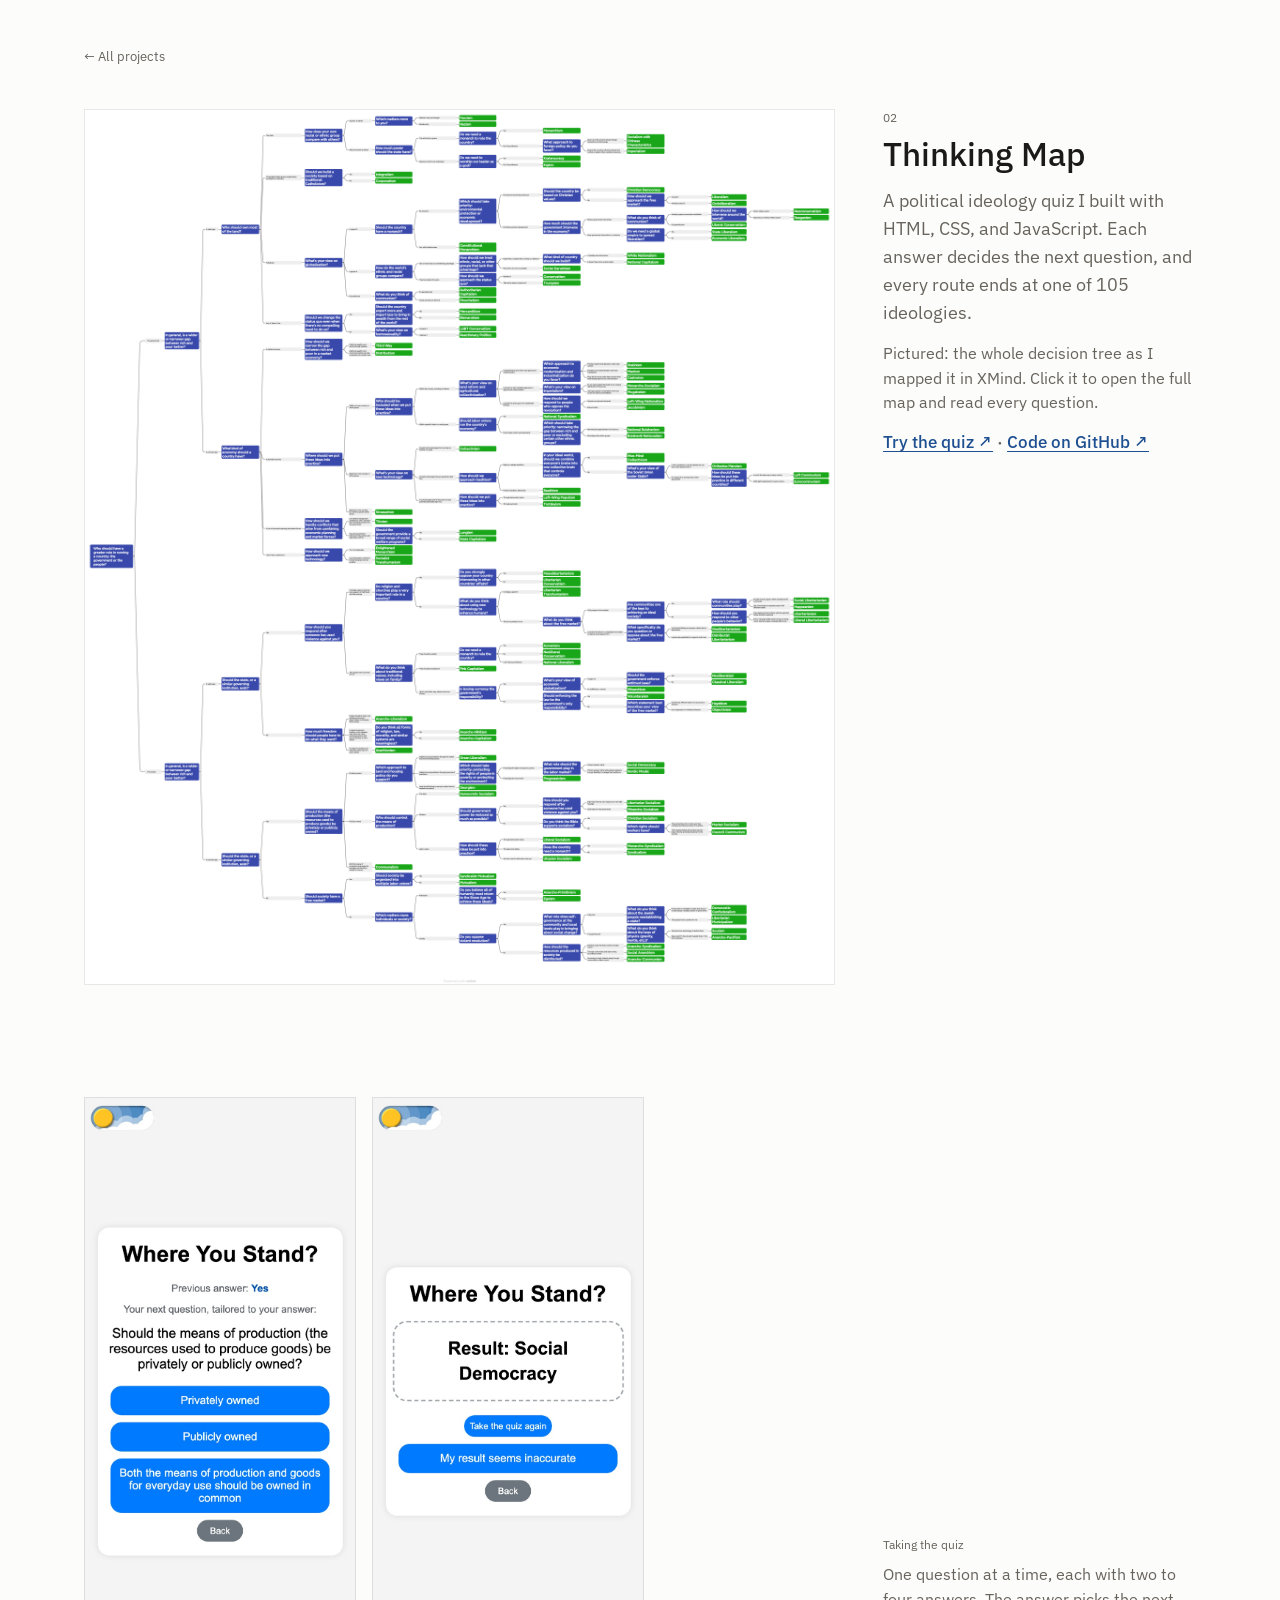
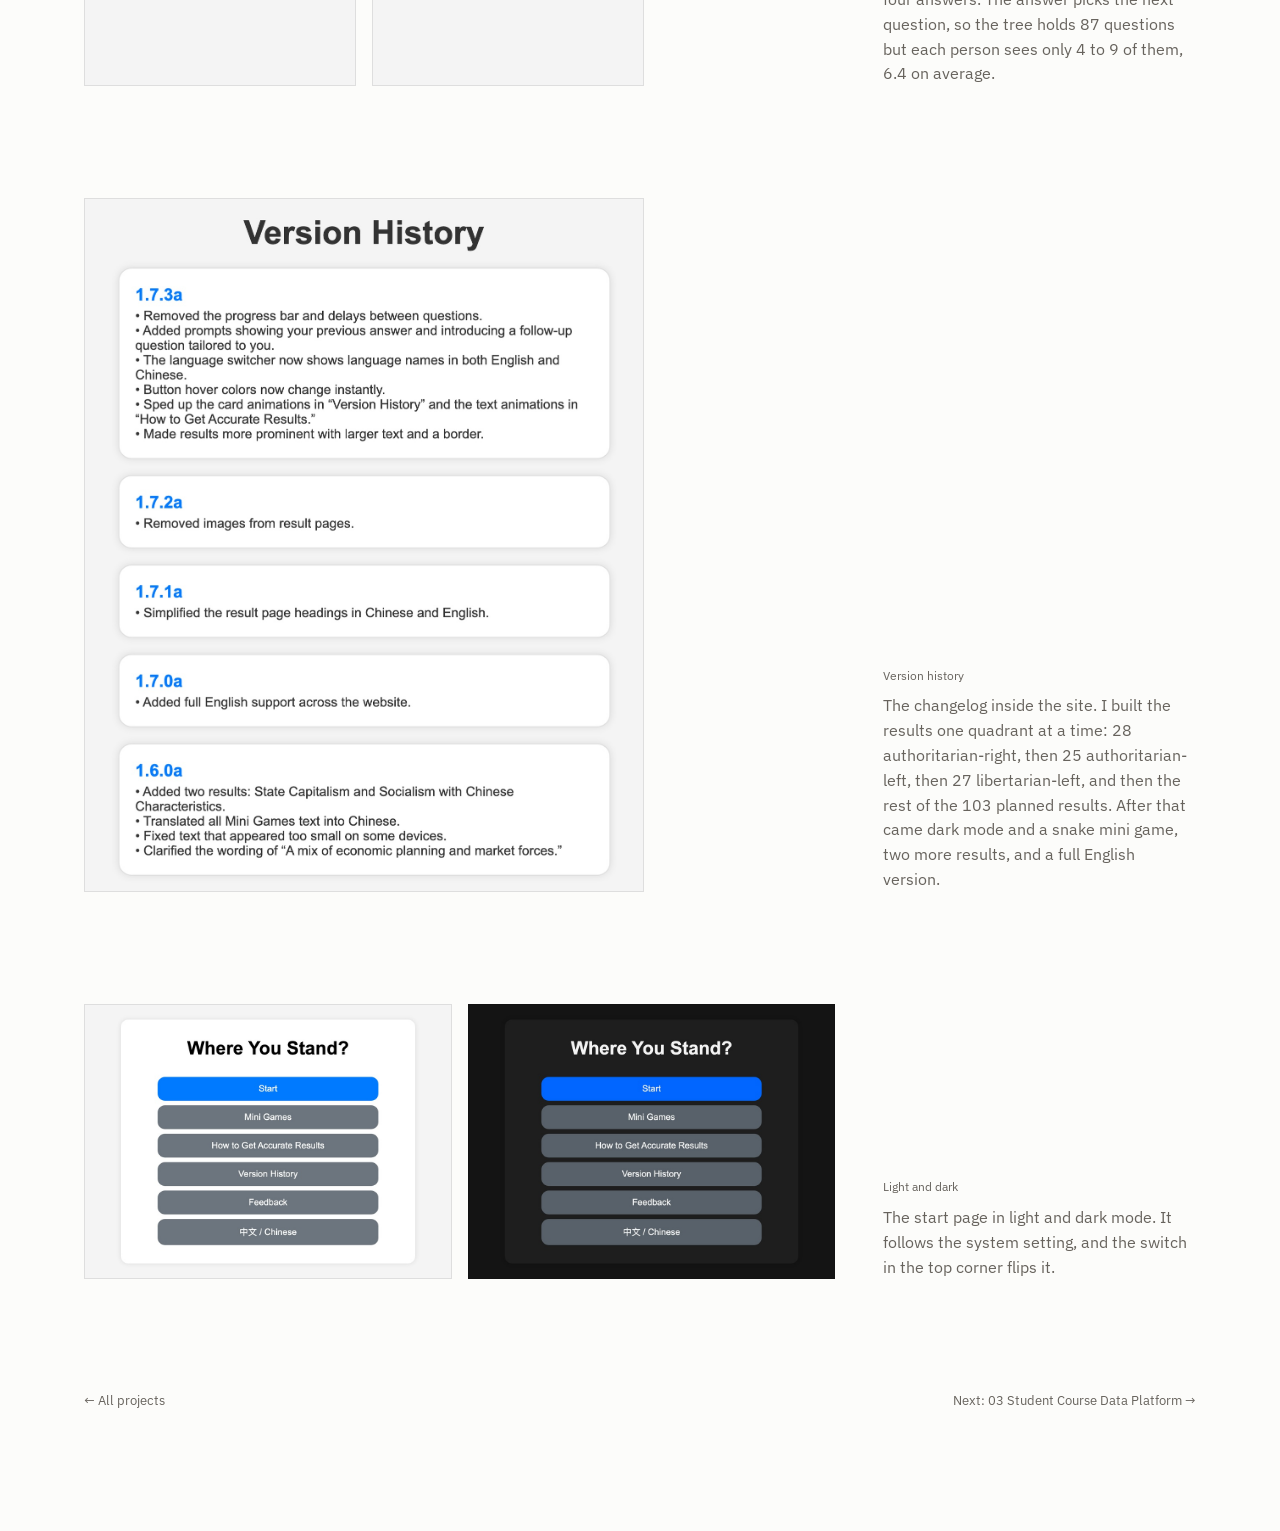
<file: thinking-map.html>
<!doctype html>
<html lang="en">
<head>
  <meta charset="utf-8">
  <meta name="viewport" content="width=device-width, initial-scale=1">
  <title>Thinking Map · Andy</title>
  <meta name="description" content="A political ideology quiz built as a decision tree, with 105 possible results.">
  <link rel="preconnect" href="https://fonts.googleapis.com">
  <link rel="preconnect" href="https://fonts.gstatic.com" crossorigin>
  <link rel="stylesheet" href="https://fonts.googleapis.com/css2?family=IBM+Plex+Sans:wght@400;500&display=swap">
  <link rel="stylesheet" href="style.css">
</head>
<body>
  <main class="page">
    <a class="back" href="index.html">← All projects</a>

    <div class="row first">
      <header class="label">
        <span class="tag">02</span>
        <h1>Thinking Map</h1>
        <p class="summary">A political ideology quiz I built with HTML, CSS, and JavaScript. Each answer decides the next question, and every route ends at one of 105 ideologies.</p>
        <p>Pictured: the whole decision tree as I mapped it in XMind. Click it to open the full map and read every question.</p>
        <p class="links"><a href="https://lmx1217.github.io/Ideology_Test/">Try the quiz ↗</a> · <a href="https://github.com/Lmx1217/Ideology_Test">Code on GitHub ↗</a></p>
      </header>
      <div class="media">
        <a href="images/thinking-map/decision-tree.pdf" target="_blank" rel="noopener">
          <img class="screen" src="images/thinking-map/decision-tree.png" width="1600" height="1868" alt="The quiz's full decision tree in XMind: blue question boxes branch left to right, with answers on the lines, into 105 green result boxes.">
        </a>
      </div>
    </div>

    <figure class="row">
      <div class="media grid-2 phones">
        <img class="screen" src="images/thinking-map/quiz-question.jpg" width="739" height="1600" alt="The quiz on a phone, asking whether the means of production should be privately or publicly owned, with three answers.">
        <img class="screen" src="images/thinking-map/quiz-result.jpg" width="739" height="1600" alt="The result screen on a phone: Result: Social Democracy, with buttons to take the quiz again, report an inaccurate result, and go back.">
      </div>
      <figcaption class="label">
        <span class="tag">Taking the quiz</span>
        One question at a time, each with two to four answers. The answer picks the next question, so the tree holds 87 questions but each person sees only 4 to 9 of them, 6.4 on average.
      </figcaption>
    </figure>

    <figure class="row">
      <div class="media"><img class="screen" style="max-width: min(100%, 560px);" src="images/thinking-map/version-history.jpg" width="1321" height="1636" alt="The Version History page, listing releases 1.7.3a back to 1.6.0a."></div>
      <figcaption class="label">
        <span class="tag">Version history</span>
        The changelog inside the site. I built the results one quadrant at a time: 28 authoritarian-right, then 25 authoritarian-left, then 27 libertarian-left, and then the rest of the 103 planned results. After that came dark mode and a snake mini game, two more results, and a full English version.
      </figcaption>
    </figure>

    <figure class="row">
      <div class="media grid-2">
        <img class="screen" src="images/thinking-map/start-light.jpg" width="1000" height="750" alt="The start page in light mode: Where You Stand? with Start, Mini Games, How to Get Accurate Results, Version History, Feedback, and a language button.">
        <img class="screen" src="images/thinking-map/start-dark.jpg" width="1000" height="750" alt="The same start page in dark mode.">
      </div>
      <figcaption class="label">
        <span class="tag">Light and dark</span>
        The start page in light and dark mode. It follows the system setting, and the switch in the top corner flips it.
      </figcaption>
    </figure>

    <nav class="pager" aria-label="Projects">
      <a href="index.html">← All projects</a>
      <a href="course-data-platform.html">Next: 03 Student Course Data Platform →</a>
    </nav>
  </main>
</body>
</html>
</file>
<file: style.css>
:root {
  --bg: #fcfcfa;
  --text: #1b1a18;
  --muted: #67635d;
  --placeholder: #ecebe6;
  --placeholder-text: #6f6b65;
  --accent: #1d4f91;
  --berry: #c4483f;
  --zone: rgba(29, 79, 145, 0.12);
  --frame: rgba(0, 0, 0, 0.09);
  --sans: "IBM Plex Sans", system-ui, -apple-system, "Segoe UI", "Helvetica Neue", Arial, sans-serif;
}

@media (prefers-color-scheme: dark) {
  :root {
    --bg: #131312;
    --text: #ecebe7;
    --muted: #a9a59e;
    --placeholder: #232220;
    --placeholder-text: #a09c95;
    --accent: #8fb3ec;
    --berry: #e0675d;
    --zone: rgba(143, 179, 236, 0.16);
    --frame: rgba(255, 255, 255, 0.1);
  }
}

*, *::before, *::after { box-sizing: border-box; }

body {
  margin: 0;
  background: var(--bg);
  color: var(--text);
  font-family: var(--sans);
  font-size: 19px;
  line-height: 1.5;
  -webkit-font-smoothing: antialiased;
}

a { color: inherit; text-decoration-thickness: 1px; text-underline-offset: 3px; }
a:focus-visible { outline: 2px solid var(--accent); outline-offset: 4px; }
img, video, svg { display: block; max-width: 100%; }
img, video { height: auto; }
figure { margin: 0; }

/* Gray box for a photo or video that hasn't been added yet */
.slot {
  display: flex;
  flex-direction: column;
  align-items: center;
  justify-content: center;
  gap: 18px;
  aspect-ratio: 3 / 2;
  padding: 24px;
  background: var(--placeholder);
  font-size: 12px;
  line-height: 1.5;
  text-align: center;
  color: var(--placeholder-text);
}

/* Home: the intro plus five projects, 3 x 2 on desktop, 2 x 3 on tablets, 1 column on phones */

.index {
  display: grid;
  grid-template-columns: repeat(3, minmax(0, 1fr));
  gap: 72px 48px;
  max-width: 1320px;
  margin: 0 auto;
  padding: 56px 64px 120px;
}

.intro p { margin: 0 0 14px; max-width: 21em; }
.intro .hello { margin-bottom: 18px; font-size: 25px; font-weight: 500; line-height: 1.3; }
.intro .contact { margin-top: 28px; font-size: 13px; line-height: 2; color: var(--muted); }

.project { display: block; text-decoration: none; }
.project .thumb { aspect-ratio: 3 / 2; overflow: hidden; background: var(--placeholder); transition: opacity 0.15s; }
.project .thumb img { width: 100%; height: 100%; object-fit: cover; }
.project:hover .thumb { opacity: 0.85; }
.project .title { display: flex; align-items: baseline; gap: 12px; margin: 16px 0 6px; font-size: 21px; font-weight: 500; line-height: 1.3; }
.project .num { font-size: 13px; font-weight: 400; color: var(--muted); }
.project:hover .name { text-decoration: underline; text-decoration-thickness: 1px; text-underline-offset: 4px; }
.project .desc { margin: 0; font-size: 17px; line-height: 1.45; color: var(--muted); }

/* Project page: every row is media on the left and a short label beside it */

.page { max-width: 1240px; margin: 0 auto; padding: 40px 64px 120px; }

.back, .pager { font-size: 13px; }
.pager { display: flex; flex-wrap: wrap; justify-content: space-between; gap: 12px 24px; }
.back, .pager a { color: var(--muted); text-decoration: none; }
.back:hover, .pager a:hover { color: var(--text); }

.row {
  display: grid;
  grid-template-columns: minmax(0, 2.4fr) minmax(0, 1fr);
  column-gap: 48px;
  align-items: end;
  margin-bottom: 112px;
}
.row .media { grid-column: 1; grid-row: 1; }
.row .label { grid-column: 2; grid-row: 1; }
.row.first { align-items: start; margin-top: 40px; }

.label { max-width: 22em; font-size: 16px; line-height: 1.55; color: var(--muted); }
.label .tag { display: block; margin-bottom: 8px; font-size: 12px; color: var(--muted); }
.label h1 { margin: 0; font-size: clamp(28px, 2.6vw, 36px); font-weight: 500; line-height: 1.15; color: var(--text); text-wrap: balance; }
.label p { margin: 14px 0 0; }
.label .summary { font-size: 18px; }
.label .links { font-size: 17px; font-weight: 500; }
.label .links a { color: var(--accent); }

/* Portrait video in the first row: as tall as the screen allows, up to 400px wide */
.row.first.tall-media { grid-template-columns: auto minmax(0, 1fr); }
.vertical { width: min(400px, calc((100vh - 160px) * 9 / 16)); aspect-ratio: 9 / 16; background: var(--placeholder); }

.video-slot { aspect-ratio: 16 / 9; }
.play { display: grid; place-items: center; width: 72px; height: 72px; border-radius: 50%; background: var(--bg); }
.play::before {
  content: "";
  margin-left: 5px;
  border-left: 18px solid var(--text);
  border-top: 11px solid transparent;
  border-bottom: 11px solid transparent;
}

.grid-2 { display: grid; grid-template-columns: repeat(2, minmax(0, 1fr)); gap: 16px; }
.phones { max-width: 560px; }
.narrow { max-width: min(100%, 480px); }
/* Screenshots have pale edges, so give them a hairline frame */
.screen { outline: 1px solid var(--frame); outline-offset: -1px; }
.stack { display: grid; gap: 16px; }
.schematic { width: 722px; background: #fff; }

/* "How it decides" diagram */
.diagram { overflow-x: auto; }
.diagram svg { width: 100%; min-width: 640px; height: auto; }
.dg-belt { fill: var(--placeholder); }
.dg-box { fill: var(--bg); stroke: var(--muted); stroke-width: 1; }
.dg-zone { fill: var(--zone); }
.dg-berry { fill: var(--berry); }
.dg-line { fill: none; stroke: var(--muted); stroke-width: 1; }
.dg-dash { fill: none; stroke: var(--muted); stroke-width: 1; stroke-dasharray: 4 4; }
.dg-trigger { stroke: var(--berry); stroke-width: 2; }
.dg-flap { stroke: var(--text); stroke-width: 4; stroke-linecap: round; }
.dg-head { fill: var(--muted); }
.dg-text { fill: var(--text); font-size: 16px; }
.dg-small { fill: var(--muted); font-size: 12px; }

@media (max-width: 1080px) {
  .index { grid-template-columns: repeat(2, minmax(0, 1fr)); gap: 64px 40px; padding: 48px 40px 96px; }
}

@media (max-width: 860px) {
  .page { padding: 28px 22px 80px; }
  .row, .row.first, .row.first.tall-media { grid-template-columns: minmax(0, 1fr); row-gap: 18px; margin-bottom: 72px; }
  .row .media, .row .label { grid-column: 1; grid-row: auto; }
  .row.first { margin-top: 32px; }
  .vertical { width: min(100%, 420px); }
  .grid-2 { gap: 10px; }
}

@media (max-width: 640px) {
  .index { grid-template-columns: minmax(0, 1fr); gap: 56px; padding: 36px 22px 80px; }
}
</file>
